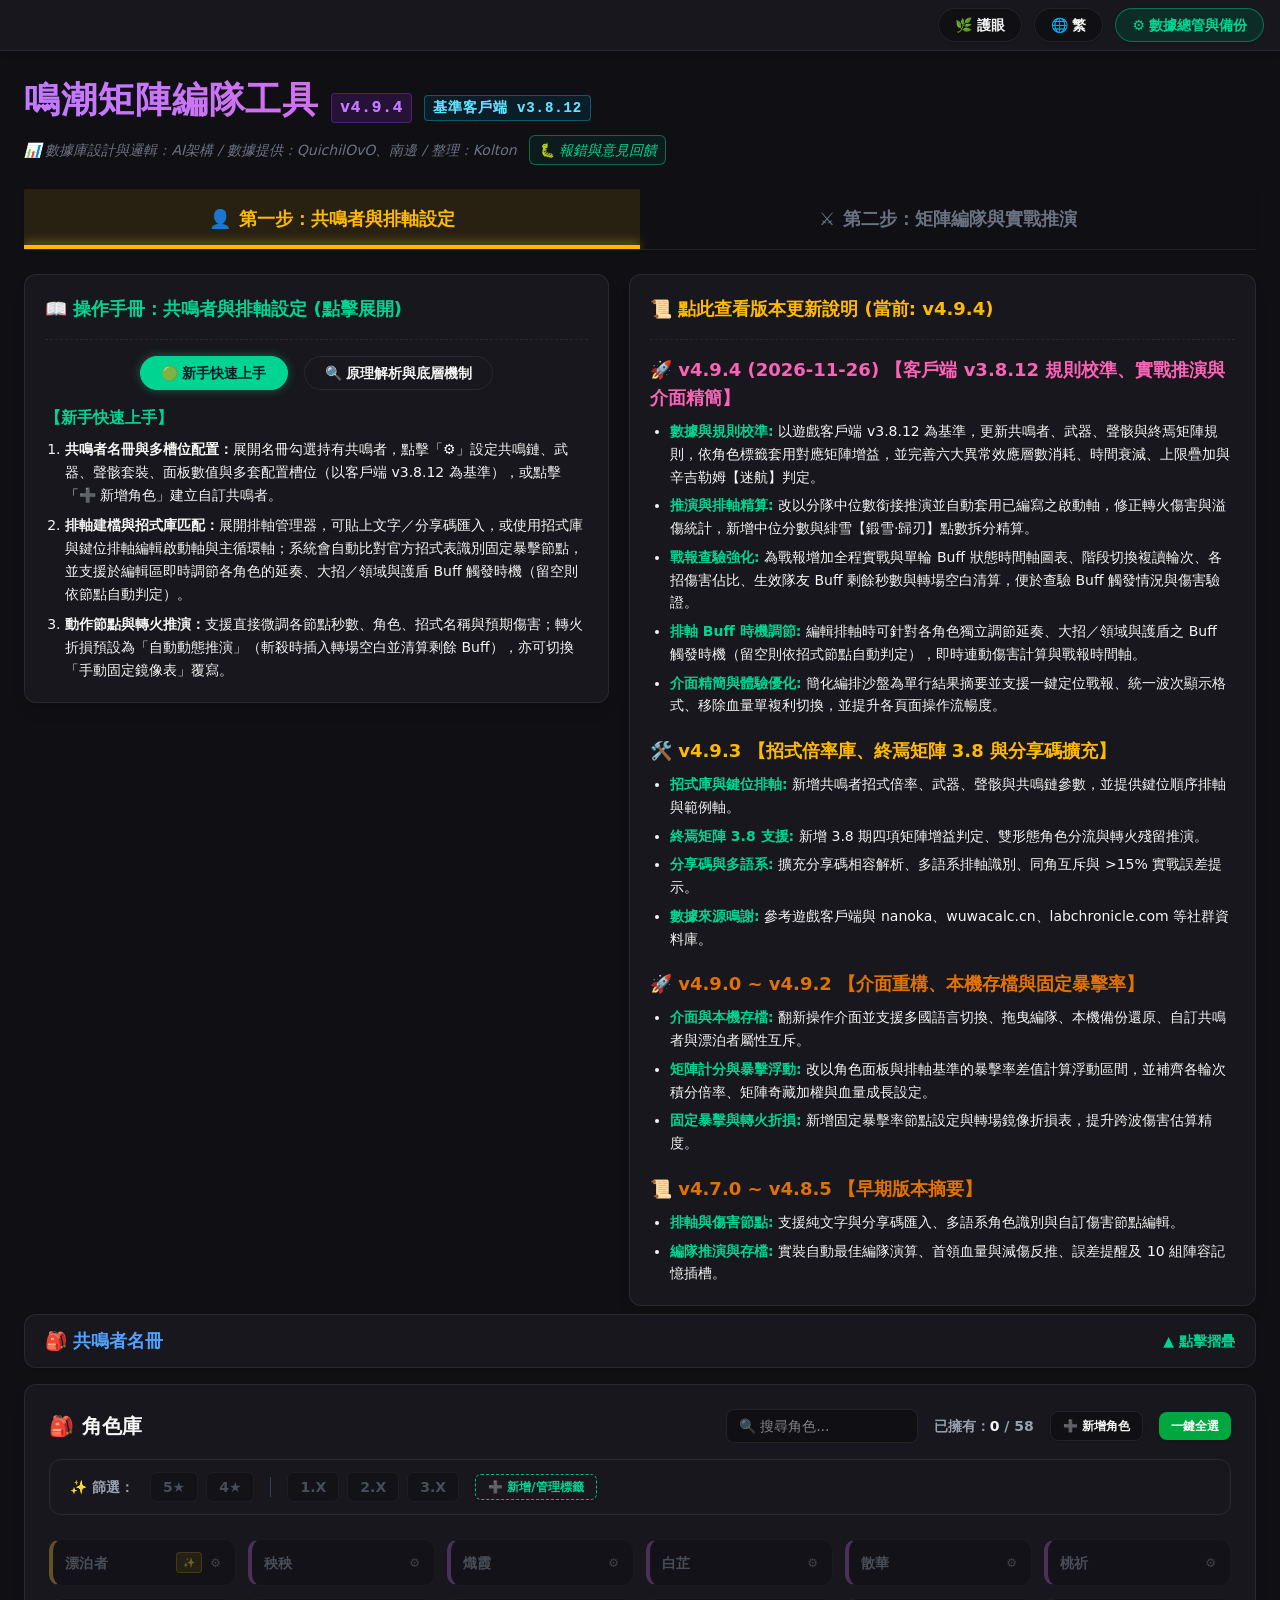
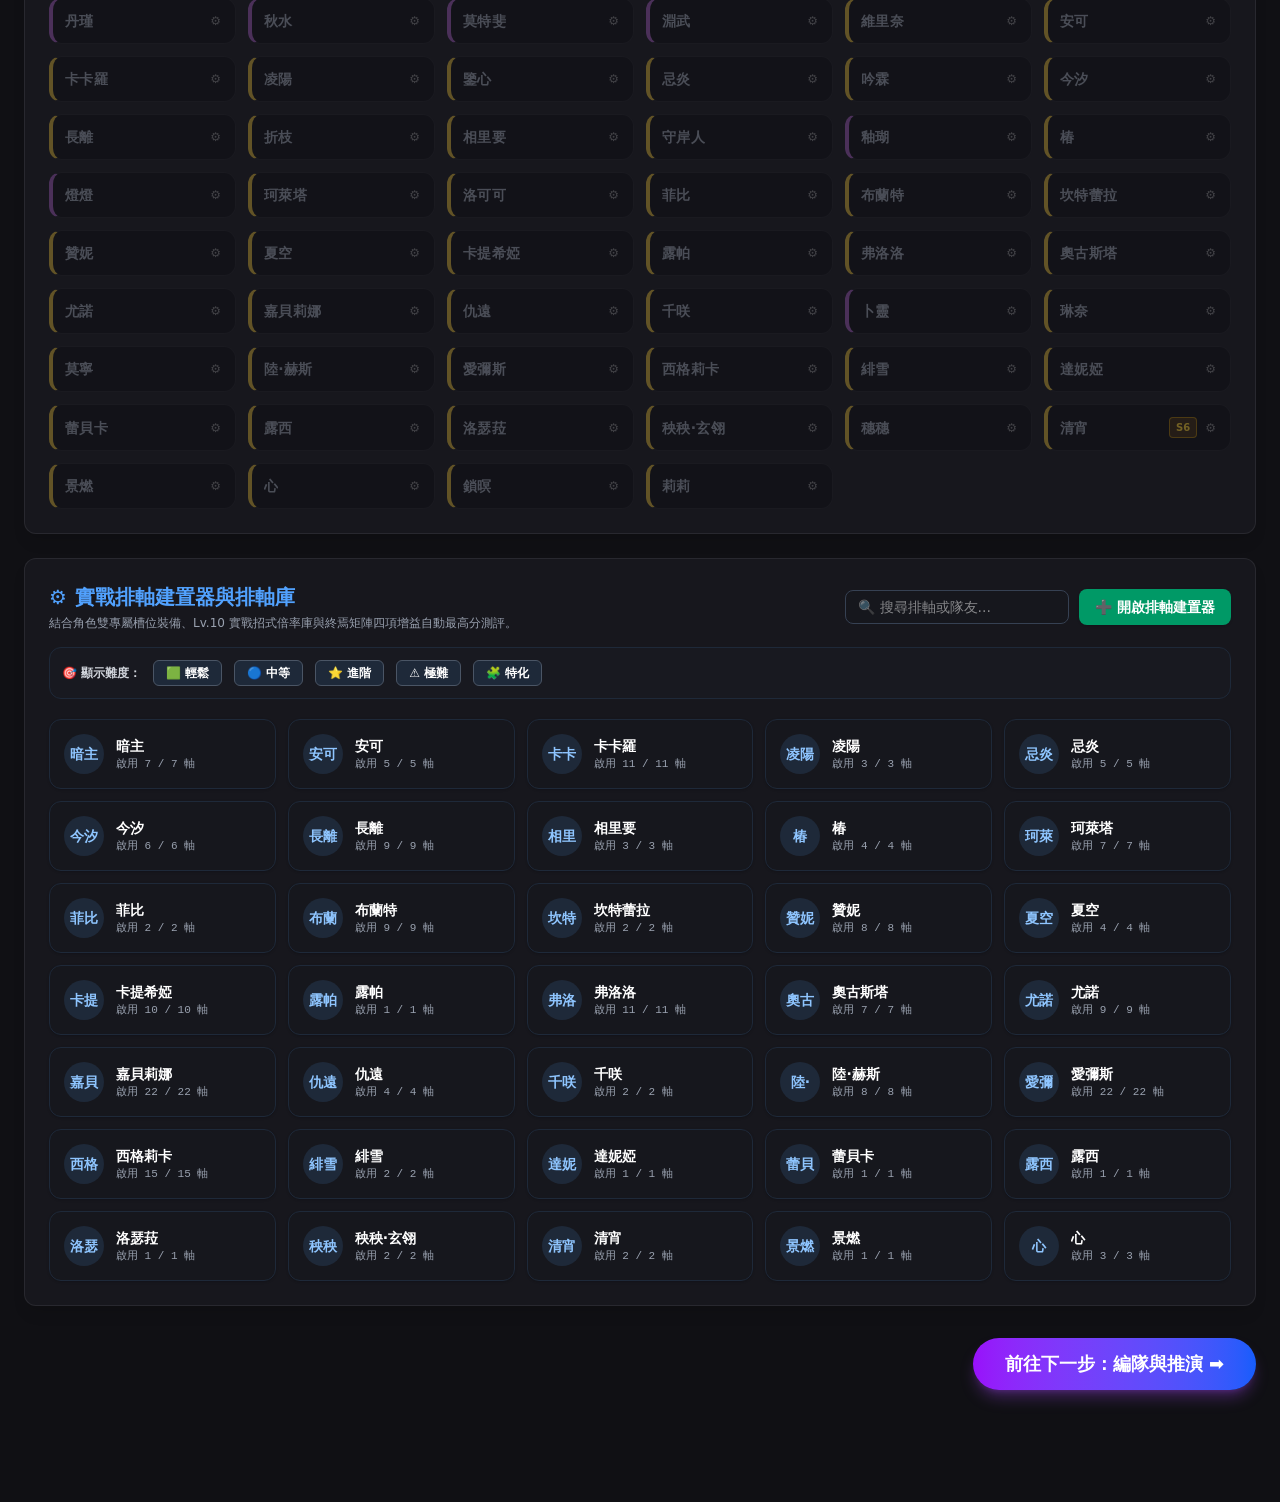
<file: index.html>
<!DOCTYPE html>
<html lang="zh-TW">
<head>
    <meta charset="UTF-8">
    <link rel="icon" type="image/svg+xml" href="./favicon.svg" />
    <meta name="viewport" content="width=device-width, initial-scale=1.0, maximum-scale=1.0, user-scalable=no">
    <title>鳴潮矩陣編隊工具</title>

    <meta name="description" content="《鳴潮》矩陣編隊工具。支援自動排軸、抗性計算、實戰反推與 DPS 殘血預估，協助最佳化隊伍輸出順序。">
    <meta name="keywords" content="鳴潮, Wuthering Waves, 矩陣, 編隊工具, 排軸, DPS計算, 實戰反推, 最佳化">
    <meta name="author" content="IndyChen 、Kolton & 開發團隊">
    <link rel="canonical" href="https://indychen.github.io/DPM-Team-Builder/">

    <meta property="og:title" content="鳴潮矩陣編隊工具 | 實戰最佳化與推演">
    <meta property="og:description" content="自動計算全局抗性、實戰洗牌反推，協助尋找最佳出戰順序。">
    <meta property="og:type" content="website">
    <meta property="og:url" content="https://indychen.github.io/DPM-Team-Builder/">

    <script async src="https://www.googletagmanager.com/gtag/js?id=G-FYW9EX8V5G"></script>
    <script>
      window.dataLayer = window.dataLayer || [];
      function gtag(){dataLayer.push(arguments);}
      gtag('js', new Date());
      gtag('config', 'G-FYW9EX8V5G');
    </script>
  <script type="module" crossorigin src="./assets/index-DHeD0feO.js"></script>
  <link rel="modulepreload" crossorigin href="./assets/rolldown-runtime-DF2fYuay.js">
  <link rel="modulepreload" crossorigin href="./assets/vendor-3f_wIpf9.js">
  <link rel="modulepreload" crossorigin href="./assets/combat-db-BKSwVcaE.js">
  <link rel="modulepreload" crossorigin href="./assets/i18n-dict-C2BR7TH3.js">
  <link rel="stylesheet" crossorigin href="./assets/index-Ba3SQuW2.css">
</head>
<body>
    <div id="app"></div>
    
</body>
</html>
</file>
